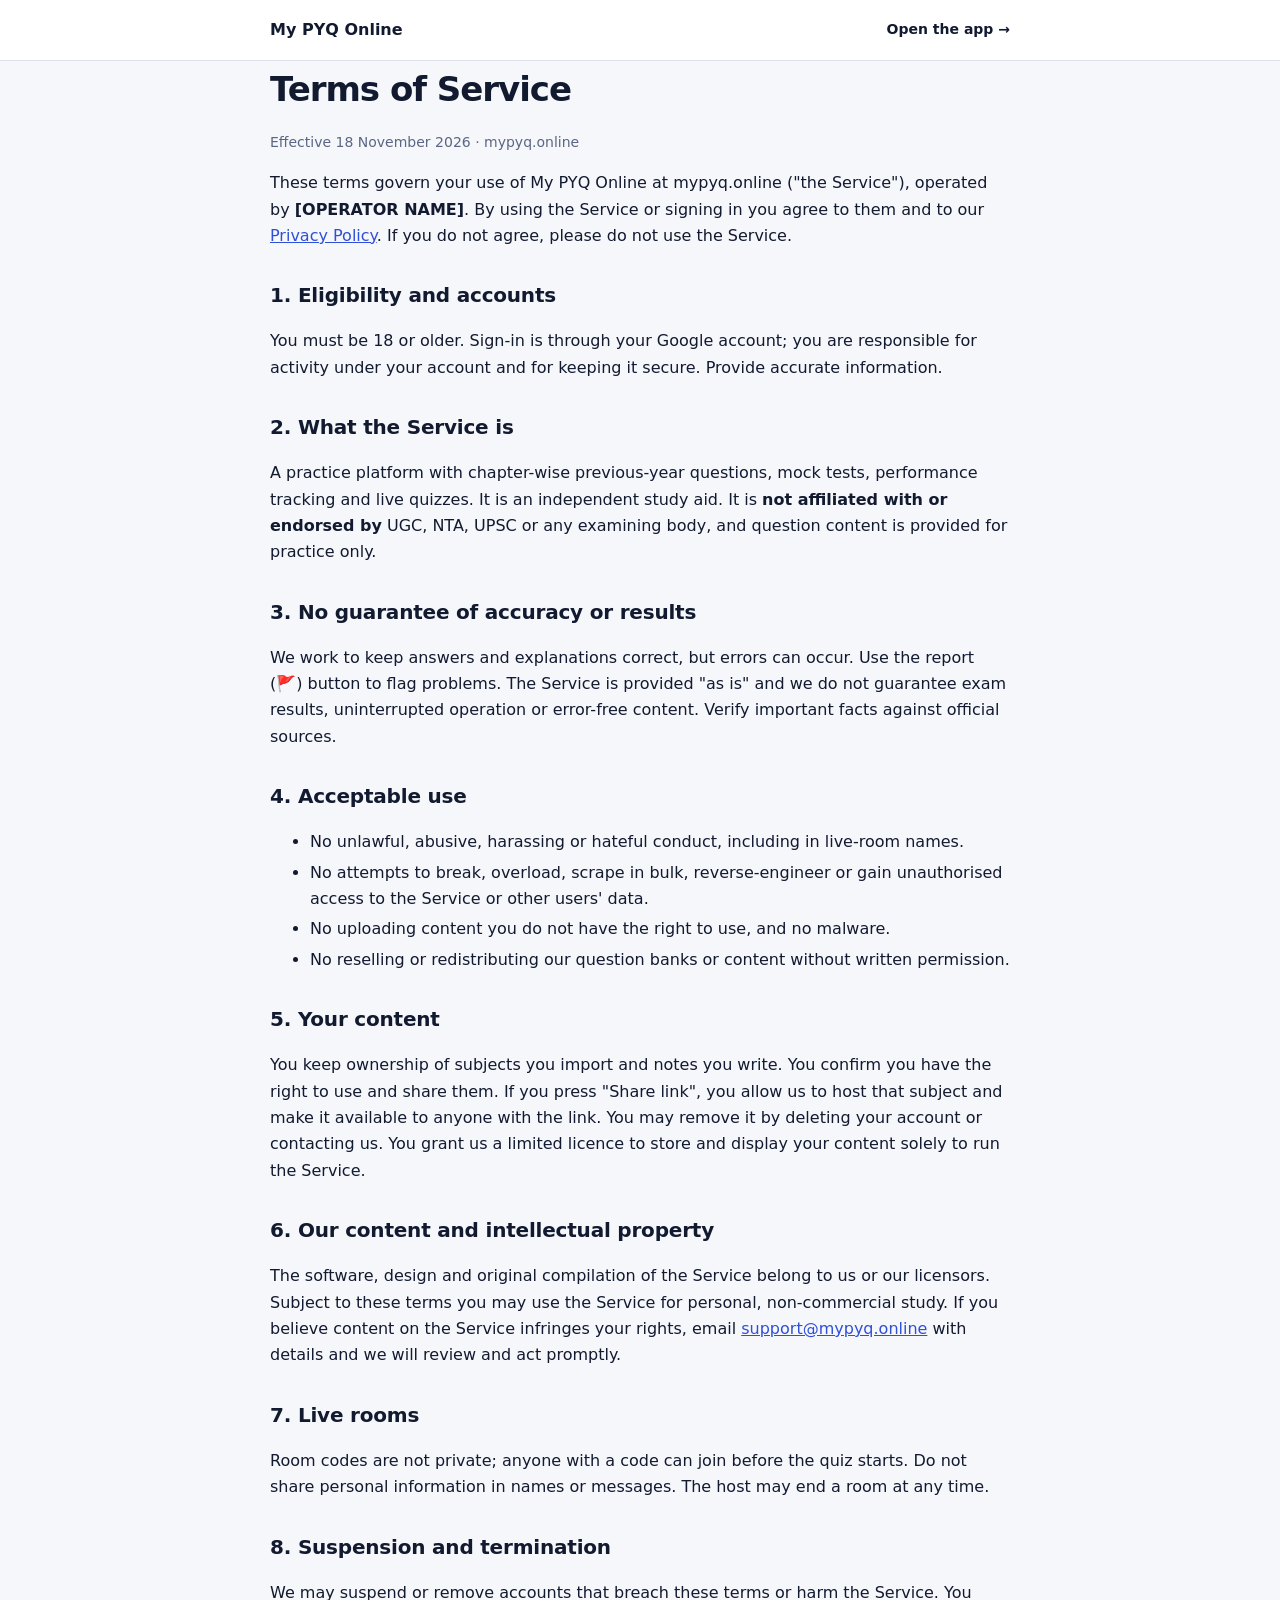
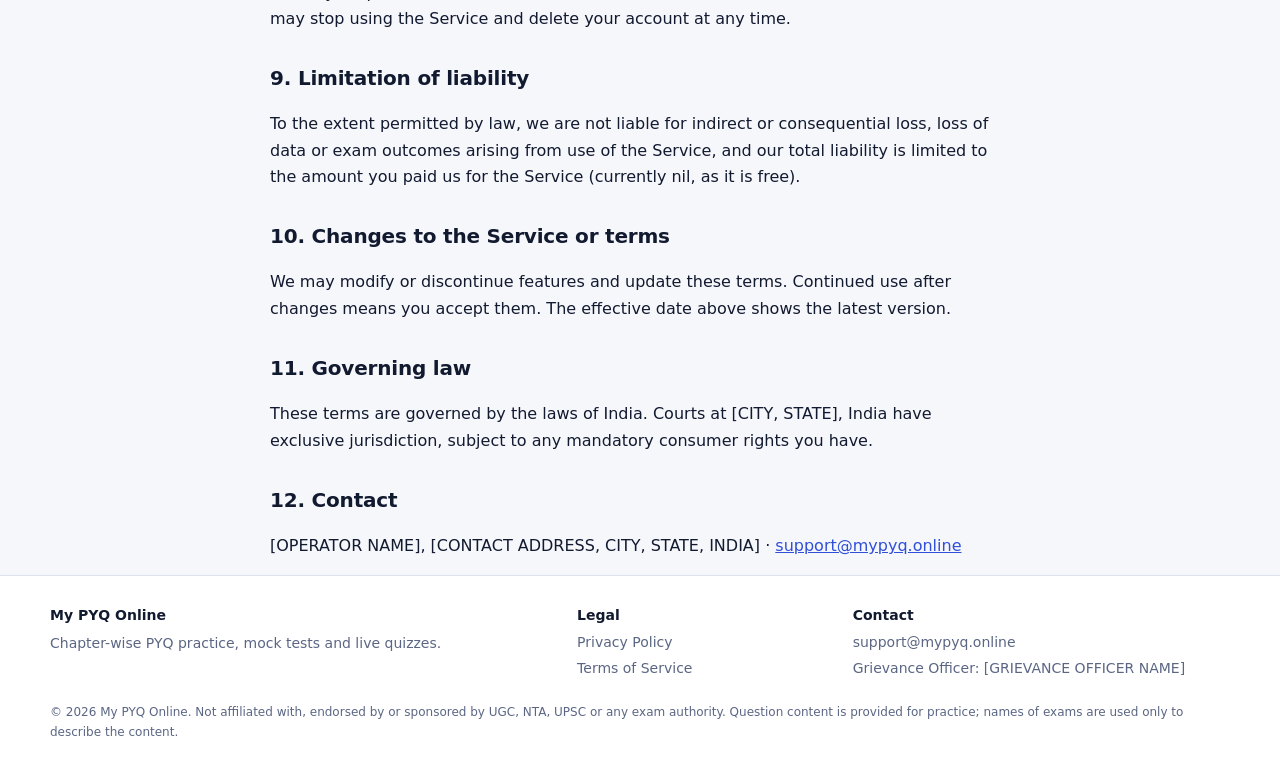
<file: terms.html>
<!doctype html><html lang="en"><head><meta charset="utf-8"><meta name="viewport" content="width=device-width,initial-scale=1"><title>Terms of Service — My PYQ Online</title><meta name="description" content="Terms of Service for My PYQ Online (mypyq.online)."><link rel="canonical" href="https://mypyq.online/terms"><link rel="icon" href="/icon.svg"><style>:root{--bg:#f6f7fb;--s:#fff;--ink:#121a30;--mut:#5b6684;--line:#dde1ee;--br:#2f4fd8}@media(prefers-color-scheme:dark){:root{--bg:#080b16;--s:#111730;--ink:#edf0fb;--mut:#96a1c6;--line:#232b4c;--br:#8da6ff}}*{box-sizing:border-box}body{margin:0;background:var(--bg);color:var(--ink);font:16px/1.65 system-ui,-apple-system,"Segoe UI",sans-serif}a{color:var(--br)}header{border-bottom:1px solid var(--line);background:var(--s)}.w{max-width:780px;margin:auto;padding:0 20px}header .w{height:60px;display:flex;align-items:center;justify-content:space-between}header a{text-decoration:none;font-weight:800;color:var(--ink)}main{padding:34px 0 50px}h1{font-size:34px;letter-spacing:-.03em;margin:0 0 4px}h2{font-size:20px;margin:30px 0 6px;letter-spacing:-.01em}.m{color:var(--mut);font-size:14px}li{margin:4px 0}table{border-collapse:collapse;width:100%;font-size:14px;margin:10px 0}td,th{border:1px solid var(--line);padding:8px 10px;text-align:left;vertical-align:top}th{background:var(--s)}.foot{border-top:1px solid var(--line);background:var(--s);padding:28px 20px;font-size:14px}.fw{max-width:1180px;margin:auto;display:grid;grid-template-columns:2fr 1fr 1.5fr;gap:24px}.foot a,.foot span{display:block;color:var(--mut);text-decoration:none;margin:3px 0}.foot a:hover{color:var(--br)}.foot p{margin:4px 0;color:var(--mut)}.fine{max-width:1180px;margin:20px auto 0!important;font-size:12px}@media(max-width:640px){.fw{grid-template-columns:1fr}}</style></head><body><header><div class="w"><a href="/">My PYQ Online</a><a href="/#subjects" style="font-weight:600;font-size:14px">Open the app →</a></div></header><main class="w"><h1>Terms of Service</h1><p class="m">Effective 18 November 2026 · mypyq.online</p><p>These terms govern your use of My PYQ Online at mypyq.online ("the Service"), operated by <b>[OPERATOR NAME]</b>. By using the Service or signing in you agree to them and to our <a href="/privacy">Privacy Policy</a>. If you do not agree, please do not use the Service.</p>
<h2>1. Eligibility and accounts</h2><p>You must be 18 or older. Sign-in is through your Google account; you are responsible for activity under your account and for keeping it secure. Provide accurate information.</p>
<h2>2. What the Service is</h2><p>A practice platform with chapter-wise previous-year questions, mock tests, performance tracking and live quizzes. It is an independent study aid. It is <b>not affiliated with or endorsed by</b> UGC, NTA, UPSC or any examining body, and question content is provided for practice only.</p>
<h2>3. No guarantee of accuracy or results</h2><p>We work to keep answers and explanations correct, but errors can occur. Use the report (🚩) button to flag problems. The Service is provided "as is" and we do not guarantee exam results, uninterrupted operation or error-free content. Verify important facts against official sources.</p>
<h2>4. Acceptable use</h2><ul><li>No unlawful, abusive, harassing or hateful conduct, including in live-room names.</li><li>No attempts to break, overload, scrape in bulk, reverse-engineer or gain unauthorised access to the Service or other users' data.</li><li>No uploading content you do not have the right to use, and no malware.</li><li>No reselling or redistributing our question banks or content without written permission.</li></ul>
<h2>5. Your content</h2><p>You keep ownership of subjects you import and notes you write. You confirm you have the right to use and share them. If you press "Share link", you allow us to host that subject and make it available to anyone with the link. You may remove it by deleting your account or contacting us. You grant us a limited licence to store and display your content solely to run the Service.</p>
<h2>6. Our content and intellectual property</h2><p>The software, design and original compilation of the Service belong to us or our licensors. Subject to these terms you may use the Service for personal, non-commercial study. If you believe content on the Service infringes your rights, email <a href="mailto:support@mypyq.online">support@mypyq.online</a> with details and we will review and act promptly.</p>
<h2>7. Live rooms</h2><p>Room codes are not private; anyone with a code can join before the quiz starts. Do not share personal information in names or messages. The host may end a room at any time.</p>
<h2>8. Suspension and termination</h2><p>We may suspend or remove accounts that breach these terms or harm the Service. You may stop using the Service and delete your account at any time.</p>
<h2>9. Limitation of liability</h2><p>To the extent permitted by law, we are not liable for indirect or consequential loss, loss of data or exam outcomes arising from use of the Service, and our total liability is limited to the amount you paid us for the Service (currently nil, as it is free).</p>
<h2>10. Changes to the Service or terms</h2><p>We may modify or discontinue features and update these terms. Continued use after changes means you accept them. The effective date above shows the latest version.</p>
<h2>11. Governing law</h2><p>These terms are governed by the laws of India. Courts at [CITY, STATE], India have exclusive jurisdiction, subject to any mandatory consumer rights you have.</p>
<h2>12. Contact</h2><p>[OPERATOR NAME], [CONTACT ADDRESS, CITY, STATE, INDIA] · <a href="mailto:support@mypyq.online">support@mypyq.online</a></p></main><footer class="foot"><div class="fw"><div><b>My PYQ Online</b><p>Chapter-wise PYQ practice, mock tests and live quizzes.</p></div><div><b>Legal</b><a href="/privacy">Privacy Policy</a><a href="/terms">Terms of Service</a></div><div><b>Contact</b><a href="mailto:support@mypyq.online">support@mypyq.online</a><span>Grievance Officer: [GRIEVANCE OFFICER NAME]</span></div></div><p class="fine">© 2026 My PYQ Online. Not affiliated with, endorsed by or sponsored by UGC, NTA, UPSC or any exam authority. Question content is provided for practice; names of exams are used only to describe the content.</p></footer></body></html>
</file>
